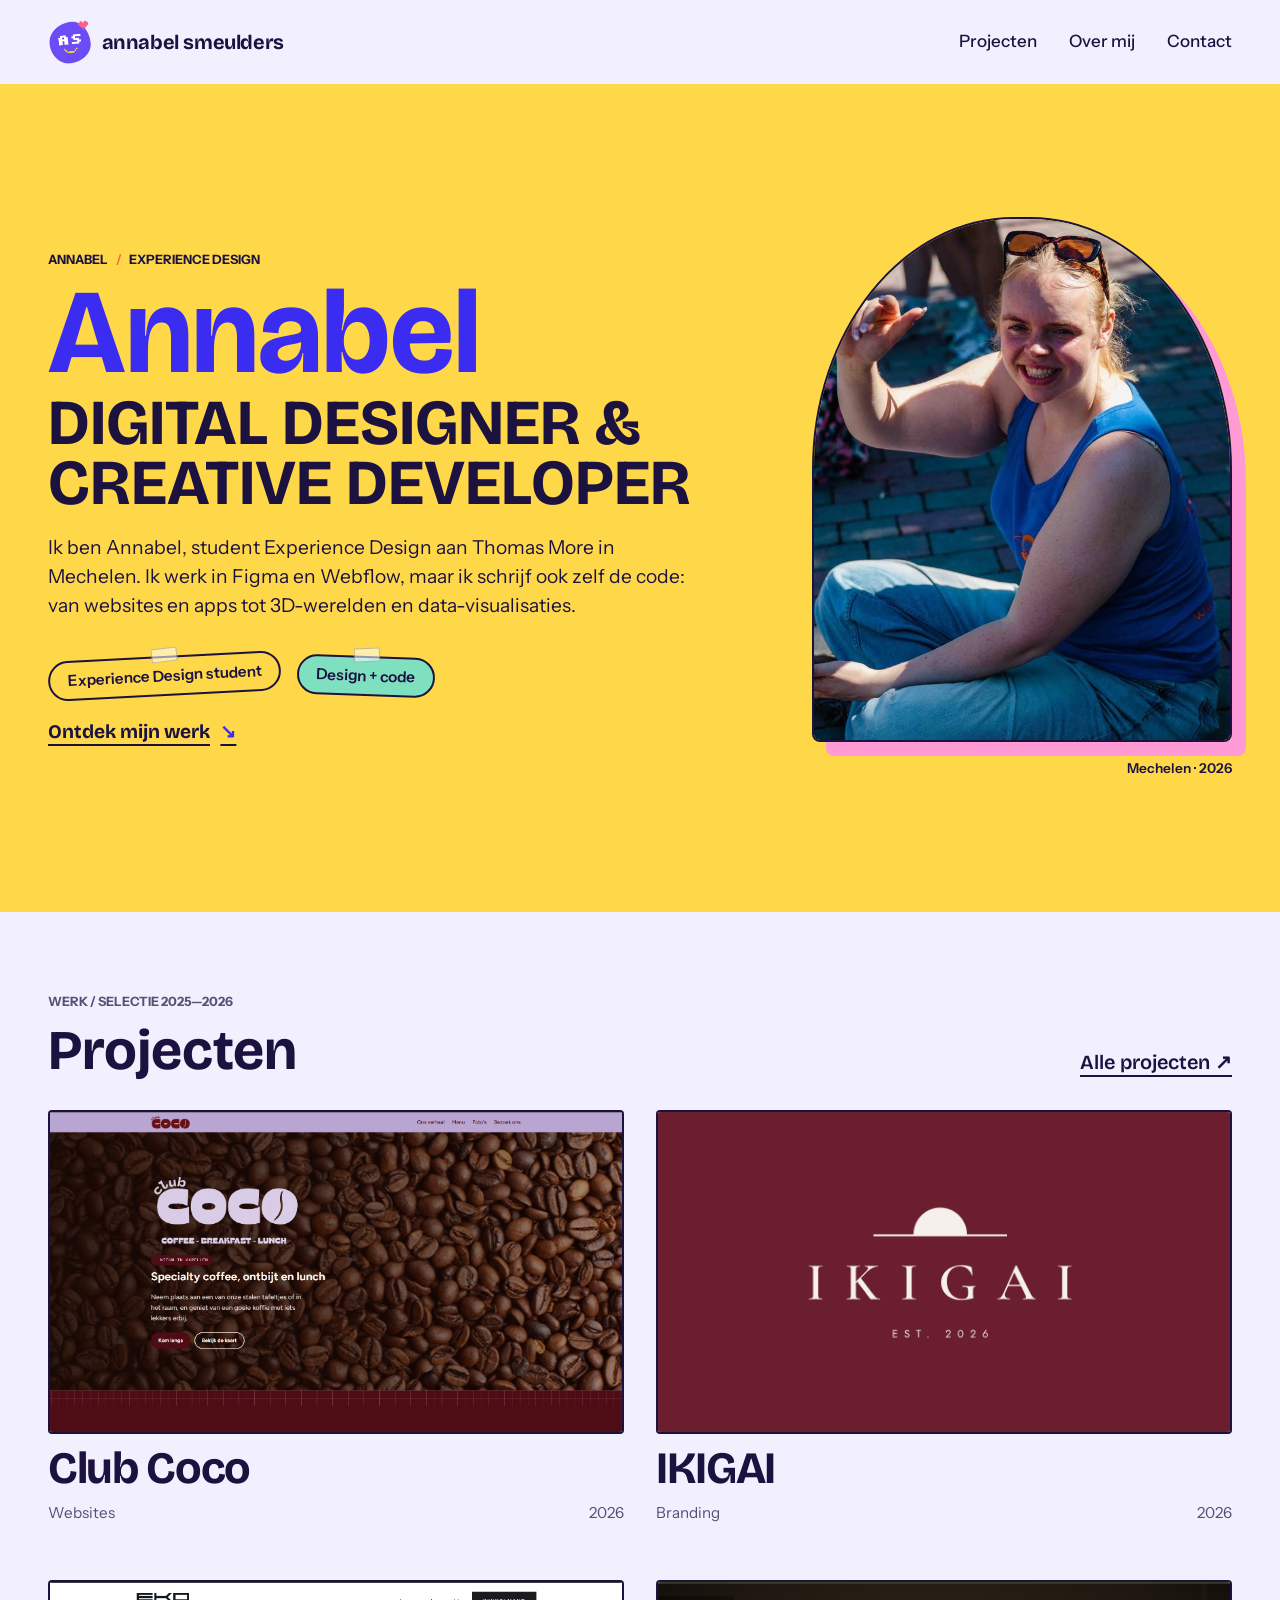
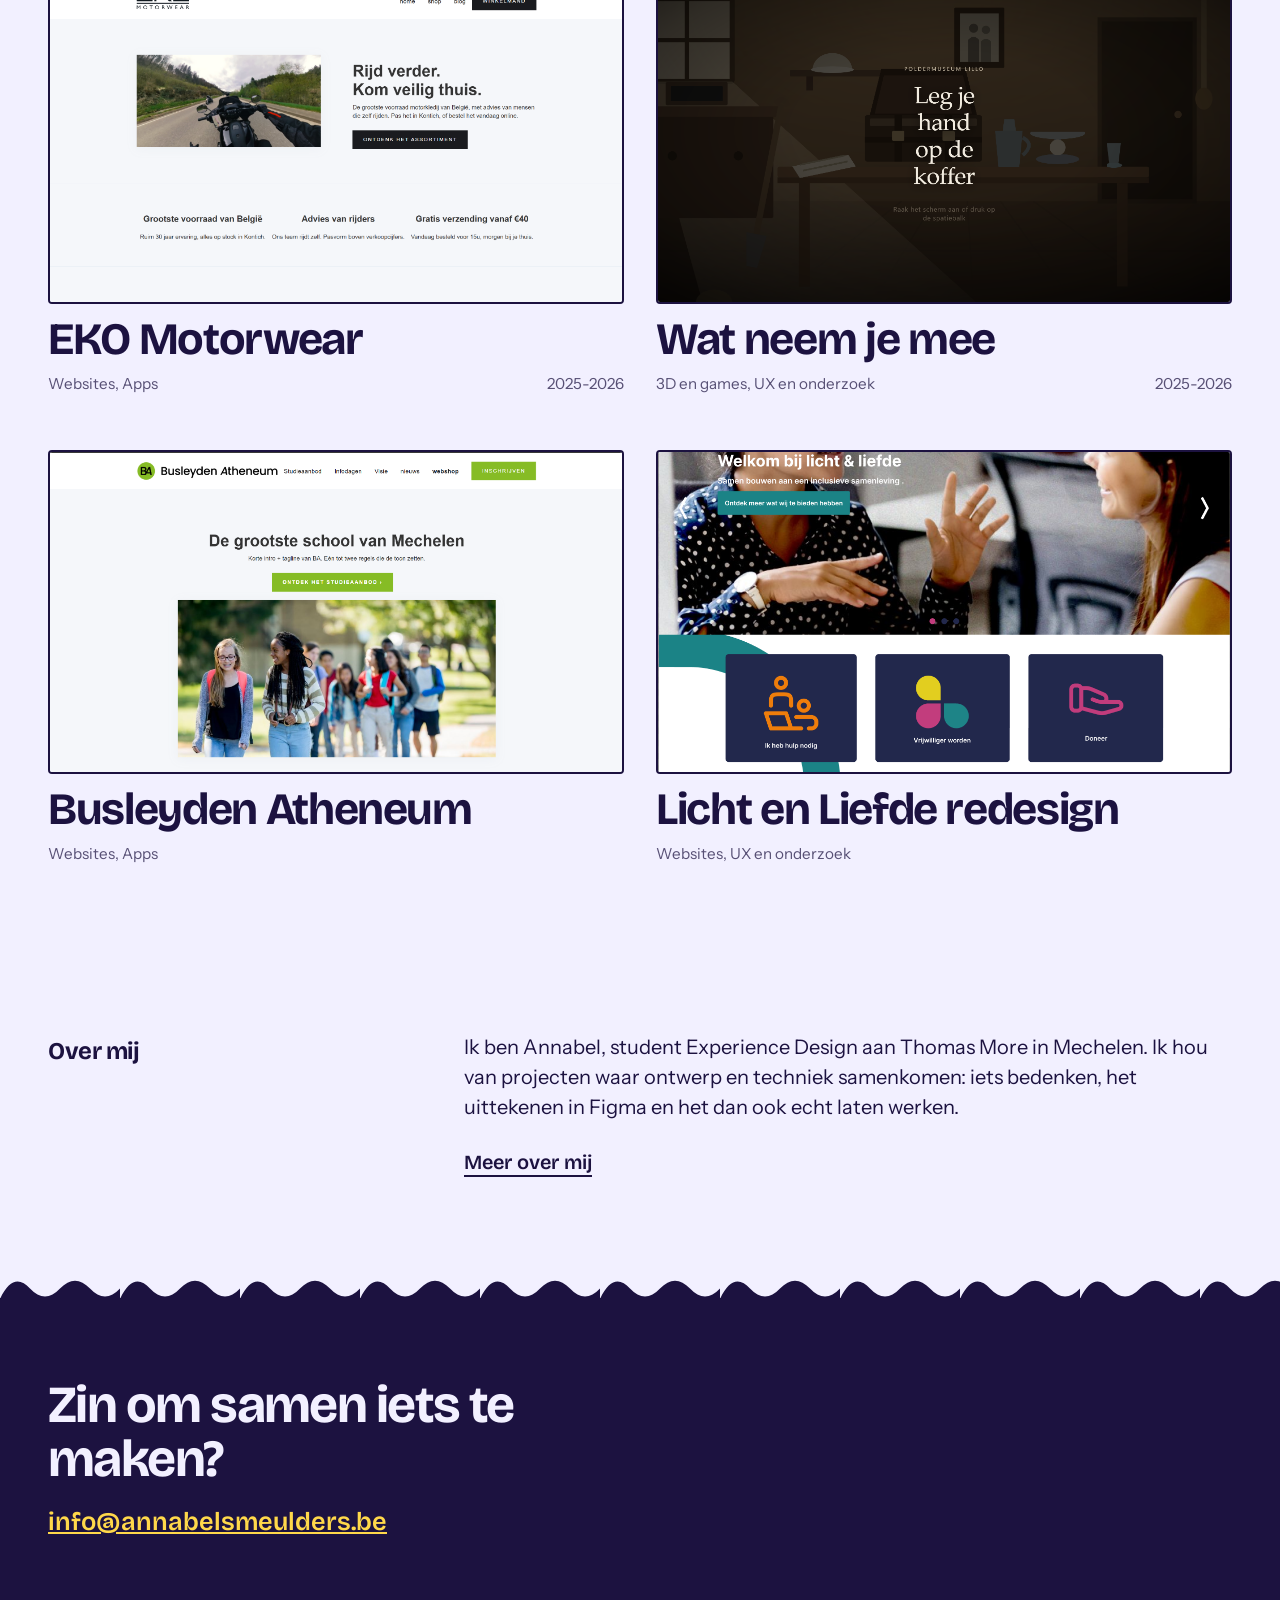
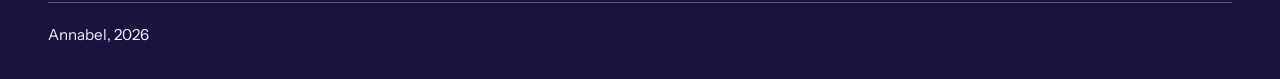
<file: index.html>
<!doctype html>
<html lang="nl">
<head>
  <!-- Google tag (gtag.js) -->
  <script async src="https://www.googletagmanager.com/gtag/js?id=G-RPZGFZX9GP"></script>
  <script>
    window.dataLayer = window.dataLayer || [];
    function gtag(){dataLayer.push(arguments);}
    gtag('js', new Date());

    gtag('config', 'G-RPZGFZX9GP');
  </script>
  <meta charset="utf-8">
  <meta name="viewport" content="width=device-width, initial-scale=1">
  <title>Annabel | Portfolio Experience Design</title>
  <meta name="description" content="Portfolio van Annabel, student Experience Design in Mechelen. Websites, apps, Unity en 3D, data-visualisatie en meer.">
  <meta property="og:type" content="website">
  <meta property="og:title" content="Annabel | Portfolio Experience Design">
  <meta property="og:description" content="Websites, apps, Unity en 3D, data-visualisatie en meer.">
  <meta name="theme-color" content="#f2f0ff">
  <link rel="icon" href="favicon.svg" type="image/svg+xml">
  <link rel="preconnect" href="https://fonts.googleapis.com">
  <link rel="preconnect" href="https://fonts.gstatic.com" crossorigin>
  <link href="https://fonts.googleapis.com/css2?family=Bricolage+Grotesque:opsz,wght@12..96,400..800&family=Instrument+Sans:wght@400..700&display=swap" rel="stylesheet">
  <link rel="stylesheet" href="css/style.css">
</head>
<body data-pagina="home">
<!-- pssst. typ ergens op deze site het woord snake. -->
<main id="main">
  <section class="hero">
    <div class="hero-layout wrap">
      <div class="hero-copy">
        <p class="hero-overline">ANNABEL <span>/</span> EXPERIENCE DESIGN</p>
        <p class="hero-naam" aria-hidden="true">Annabel</p>
        <h1 id="kop"></h1>
        <p class="intro" id="intro"></p>
        <ul class="rollen" id="rollen"></ul>
        <a class="hero-cta" href="#werk">Ontdek mijn werk <span aria-hidden="true">↘</span></a>
      </div>
      <figure class="hero-portret">
        <img class="hero-foto" src="assets/annabel-over-mij.jpg" alt="Annabel lachend buiten in de zon">
        <figcaption>Mechelen · 2026</figcaption>
      </figure>
    </div>
  </section>

  <section class="wrap werk-home" id="werk" aria-labelledby="werk-kop">
    <div class="werk-heading">
      <div>
        <p class="werk-overline">WERK / SELECTIE 2025—2026</p>
        <h2 id="werk-kop">Projecten</h2>
      </div>
      <a class="meer" href="projecten.html">Alle projecten <span aria-hidden="true">↗</span></a>
    </div>
    <ul class="lijst" id="uitgelicht"></ul>
  </section>

  <section class="wrap duo">
    <h2>Over mij</h2>
    <div>
      <p id="over-tekst"></p>
      <a class="meer" href="over-mij.html">Meer over mij</a>
    </div>
  </section>
</main>
<noscript><p class="wrap">Deze site heeft JavaScript nodig om de projecten te tonen. Zet JavaScript aan of mail me via de knop onderaan.</p></noscript>
<script src="content.js"></script>
<script src="js/app.js"></script>
<script src="js/snake.js"></script>
</body>
</html>
</file>
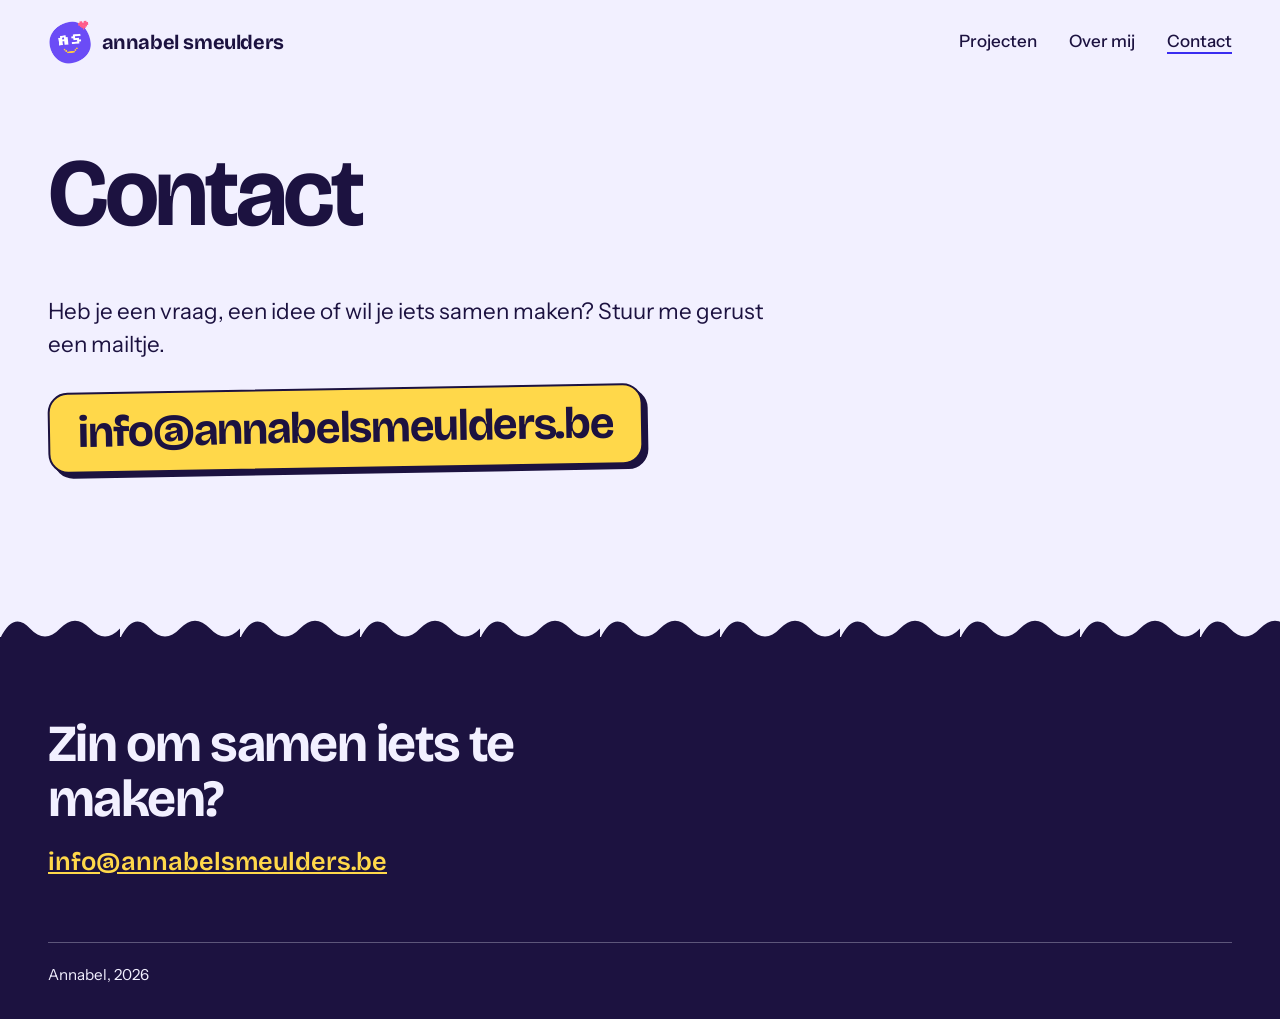
<file: contact.html>
<!doctype html>
<html lang="nl">
<head>
  <!-- Google tag (gtag.js) -->
  <script async src="https://www.googletagmanager.com/gtag/js?id=G-RPZGFZX9GP"></script>
  <script>
    window.dataLayer = window.dataLayer || [];
    function gtag(){dataLayer.push(arguments);}
    gtag('js', new Date());

    gtag('config', 'G-RPZGFZX9GP');
  </script>
  <meta charset="utf-8">
  <meta name="viewport" content="width=device-width, initial-scale=1">
  <title>Contact | Annabel</title>
  <meta name="description" content="Portfolio van Annabel, student Experience Design in Mechelen. Websites, apps, Unity en 3D, data-visualisatie en meer.">
  <meta property="og:type" content="website">
  <meta property="og:title" content="Annabel | Portfolio Experience Design">
  <meta property="og:description" content="Websites, apps, Unity en 3D, data-visualisatie en meer.">
  <meta name="theme-color" content="#f2f0ff">
  <link rel="icon" href="favicon.svg" type="image/svg+xml">
  <link rel="preconnect" href="https://fonts.googleapis.com">
  <link rel="preconnect" href="https://fonts.gstatic.com" crossorigin>
  <link href="https://fonts.googleapis.com/css2?family=Bricolage+Grotesque:opsz,wght@12..96,400..800&family=Instrument+Sans:wght@400..700&display=swap" rel="stylesheet">
  <link rel="stylesheet" href="css/style.css">
</head>
<body data-pagina="contact">
<main id="main">
  <section class="wrap paginakop">
    <h1>Contact</h1>
  </section>

  <section class="wrap contact-pagina">
    <p class="lead">Heb je een vraag, een idee of wil je iets samen maken? Stuur me gerust een mailtje.</p>
    <a class="contact-mail" id="contact-mail" href="#"></a>
    <ul class="contact-links" id="contact-links"></ul>
  </section>
</main>
<noscript><p class="wrap">Deze site heeft JavaScript nodig om de projecten te tonen. Zet JavaScript aan of mail me via de knop onderaan.</p></noscript>
<script src="content.js"></script>
<script src="js/app.js"></script>
<script src="js/snake.js"></script>
</body>
</html>
</file>
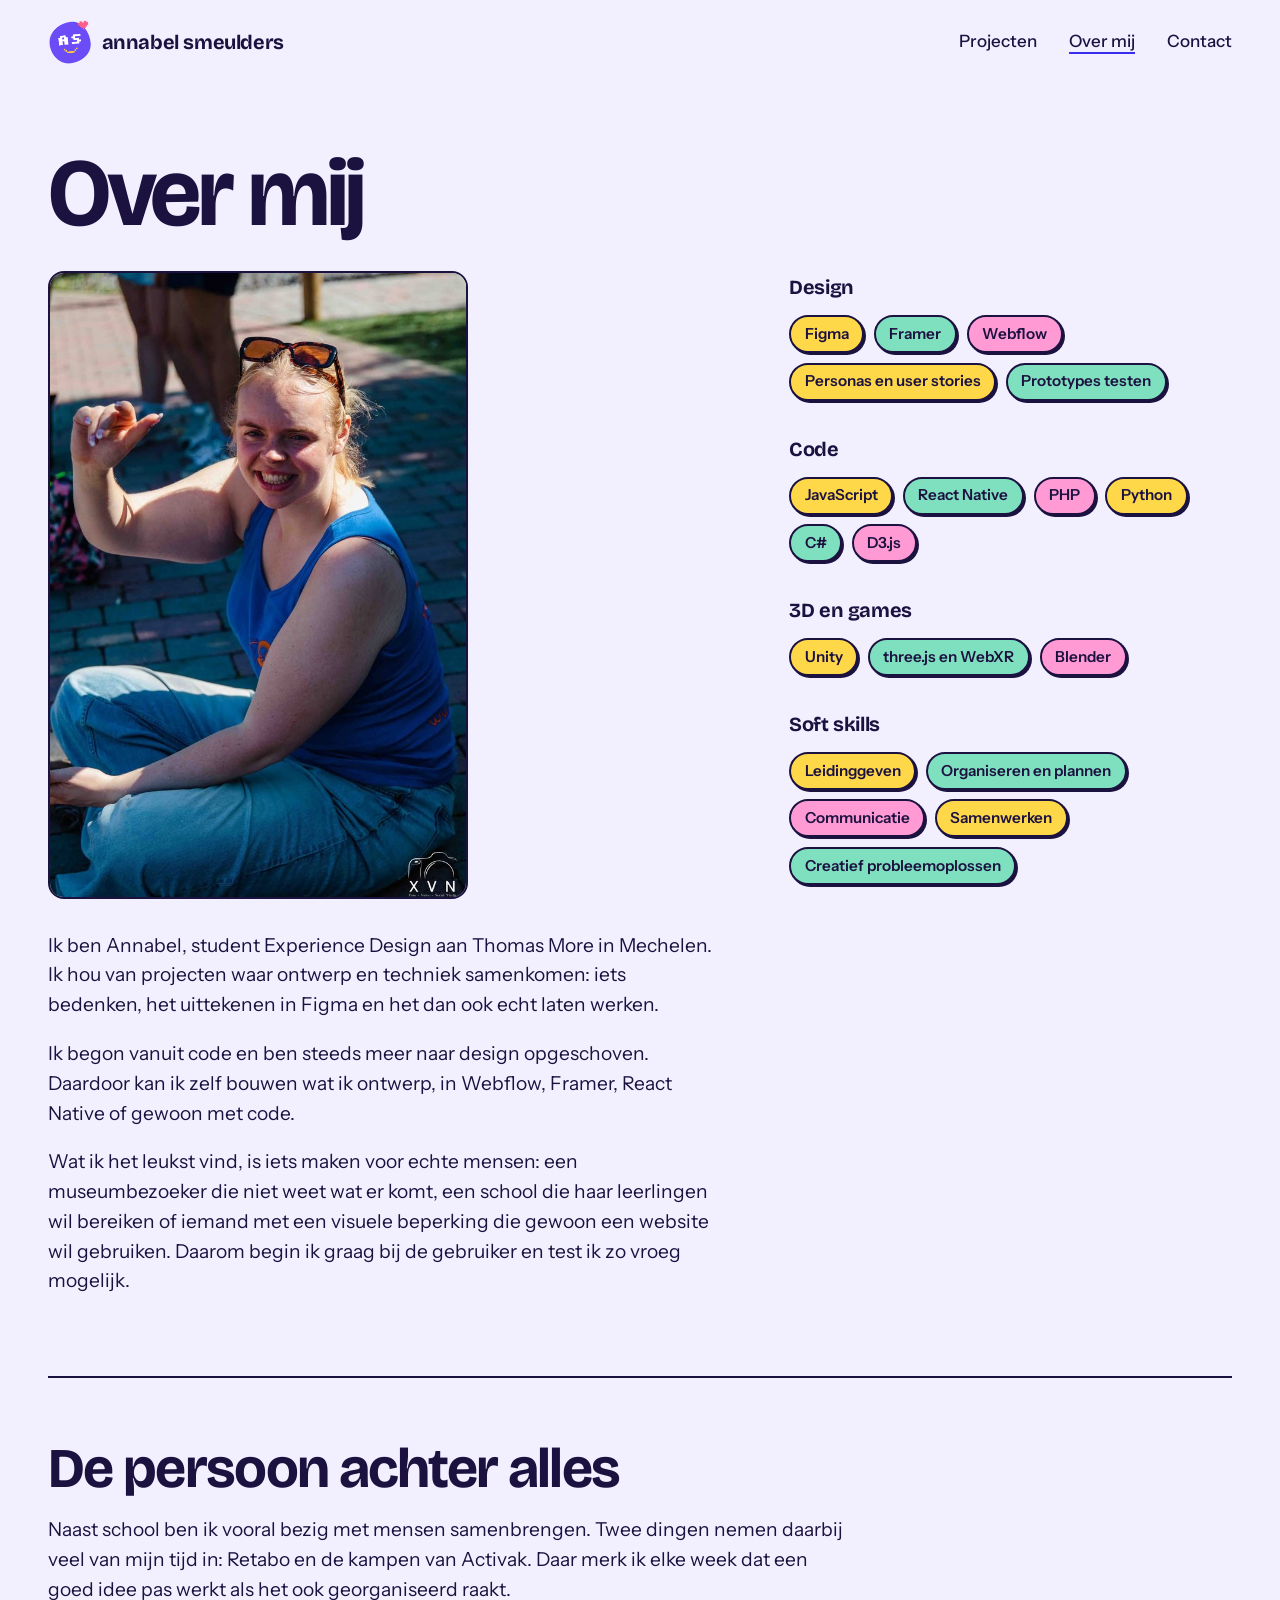
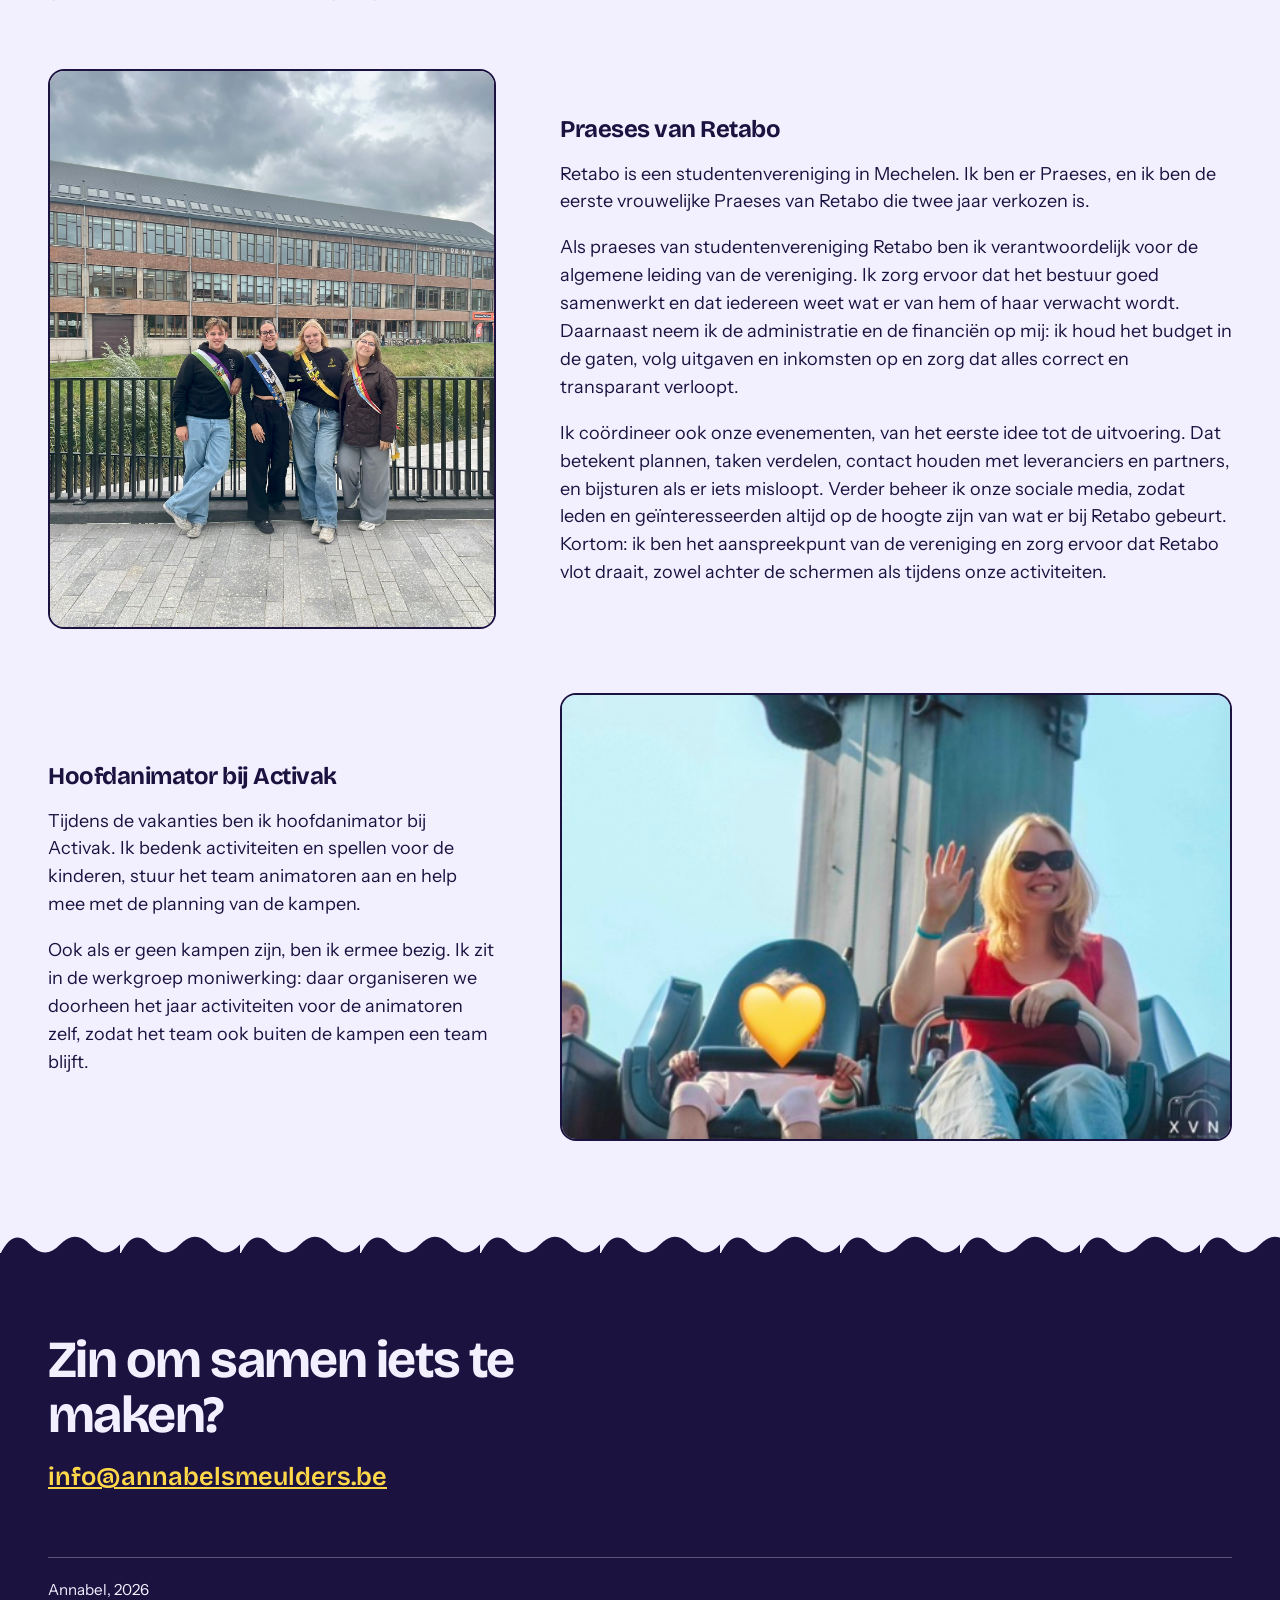
<file: over-mij.html>
<!doctype html>
<html lang="nl">
<head>
  <!-- Google tag (gtag.js) -->
  <script async src="https://www.googletagmanager.com/gtag/js?id=G-RPZGFZX9GP"></script>
  <script>
    window.dataLayer = window.dataLayer || [];
    function gtag(){dataLayer.push(arguments);}
    gtag('js', new Date());

    gtag('config', 'G-RPZGFZX9GP');
  </script>
  <meta charset="utf-8">
  <meta name="viewport" content="width=device-width, initial-scale=1">
  <title>Over mij | Annabel</title>
  <meta name="description" content="Portfolio van Annabel, student Experience Design in Mechelen. Websites, apps, Unity en 3D, data-visualisatie en meer.">
  <meta property="og:type" content="website">
  <meta property="og:title" content="Annabel | Portfolio Experience Design">
  <meta property="og:description" content="Websites, apps, Unity en 3D, data-visualisatie en meer.">
  <meta name="theme-color" content="#f2f0ff">
  <link rel="icon" href="favicon.svg" type="image/svg+xml">
  <link rel="preconnect" href="https://fonts.googleapis.com">
  <link rel="preconnect" href="https://fonts.gstatic.com" crossorigin>
  <link href="https://fonts.googleapis.com/css2?family=Bricolage+Grotesque:opsz,wght@12..96,400..800&family=Instrument+Sans:wght@400..700&display=swap" rel="stylesheet">
  <link rel="stylesheet" href="css/style.css">
</head>
<body data-pagina="over">
<main id="main">
  <section class="wrap paginakop">
    <h1>Over mij</h1>
  </section>

  <section class="wrap over">
    <div class="tekst" id="over-tekst"></div>
    <div id="vaardigheden"></div>
  </section>

  <section class="wrap persoon" id="persoon" aria-labelledby="persoon-kop">
    <h2 id="persoon-kop"></h2>
    <p class="persoon-intro" id="persoon-intro"></p>
    <div id="persoon-blokken"></div>
  </section>
</main>
<noscript><p class="wrap">Deze site heeft JavaScript nodig om de projecten te tonen. Zet JavaScript aan of mail me via de knop onderaan.</p></noscript>
<script src="content.js"></script>
<script src="js/app.js"></script>
<script src="js/snake.js"></script>
</body>
</html>
</file>
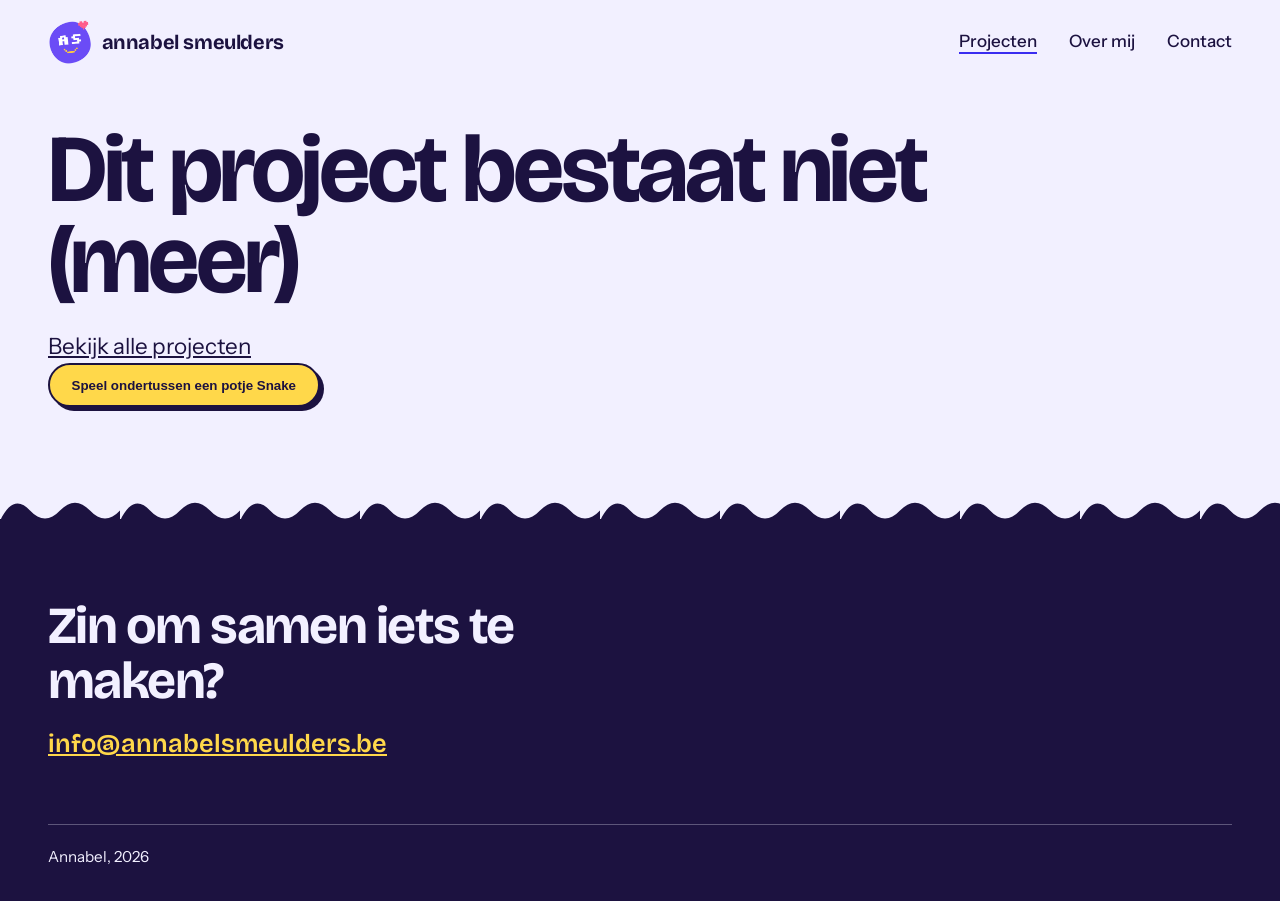
<file: project.html>
<!doctype html>
<html lang="nl">
<head>
  <!-- Google tag (gtag.js) -->
  <script async src="https://www.googletagmanager.com/gtag/js?id=G-RPZGFZX9GP"></script>
  <script>
    window.dataLayer = window.dataLayer || [];
    function gtag(){dataLayer.push(arguments);}
    gtag('js', new Date());

    gtag('config', 'G-RPZGFZX9GP');
  </script>
  <meta charset="utf-8">
  <meta name="viewport" content="width=device-width, initial-scale=1">
  <title>Project | Annabel</title>
  <meta name="description" content="Portfolio van Annabel, student Experience Design in Mechelen. Websites, apps, Unity en 3D, data-visualisatie en meer.">
  <meta property="og:type" content="website">
  <meta property="og:title" content="Annabel | Portfolio Experience Design">
  <meta property="og:description" content="Websites, apps, Unity en 3D, data-visualisatie en meer.">
  <meta name="theme-color" content="#f2f0ff">
  <link rel="icon" href="favicon.svg" type="image/svg+xml">
  <link rel="preconnect" href="https://fonts.googleapis.com">
  <link rel="preconnect" href="https://fonts.gstatic.com" crossorigin>
  <link href="https://fonts.googleapis.com/css2?family=Bricolage+Grotesque:opsz,wght@12..96,400..800&family=Instrument+Sans:wght@400..700&display=swap" rel="stylesheet">
  <link rel="stylesheet" href="css/style.css">
</head>
<body data-pagina="project">
<main id="main">
  <article class="wrap project" id="project"></article>
</main>
<noscript><p class="wrap">Deze site heeft JavaScript nodig om de projecten te tonen. Zet JavaScript aan of mail me via de knop onderaan.</p></noscript>
<script src="content.js"></script>
<script src="js/app.js"></script>
<script src="js/snake.js"></script>
</body>
</html>
</file>
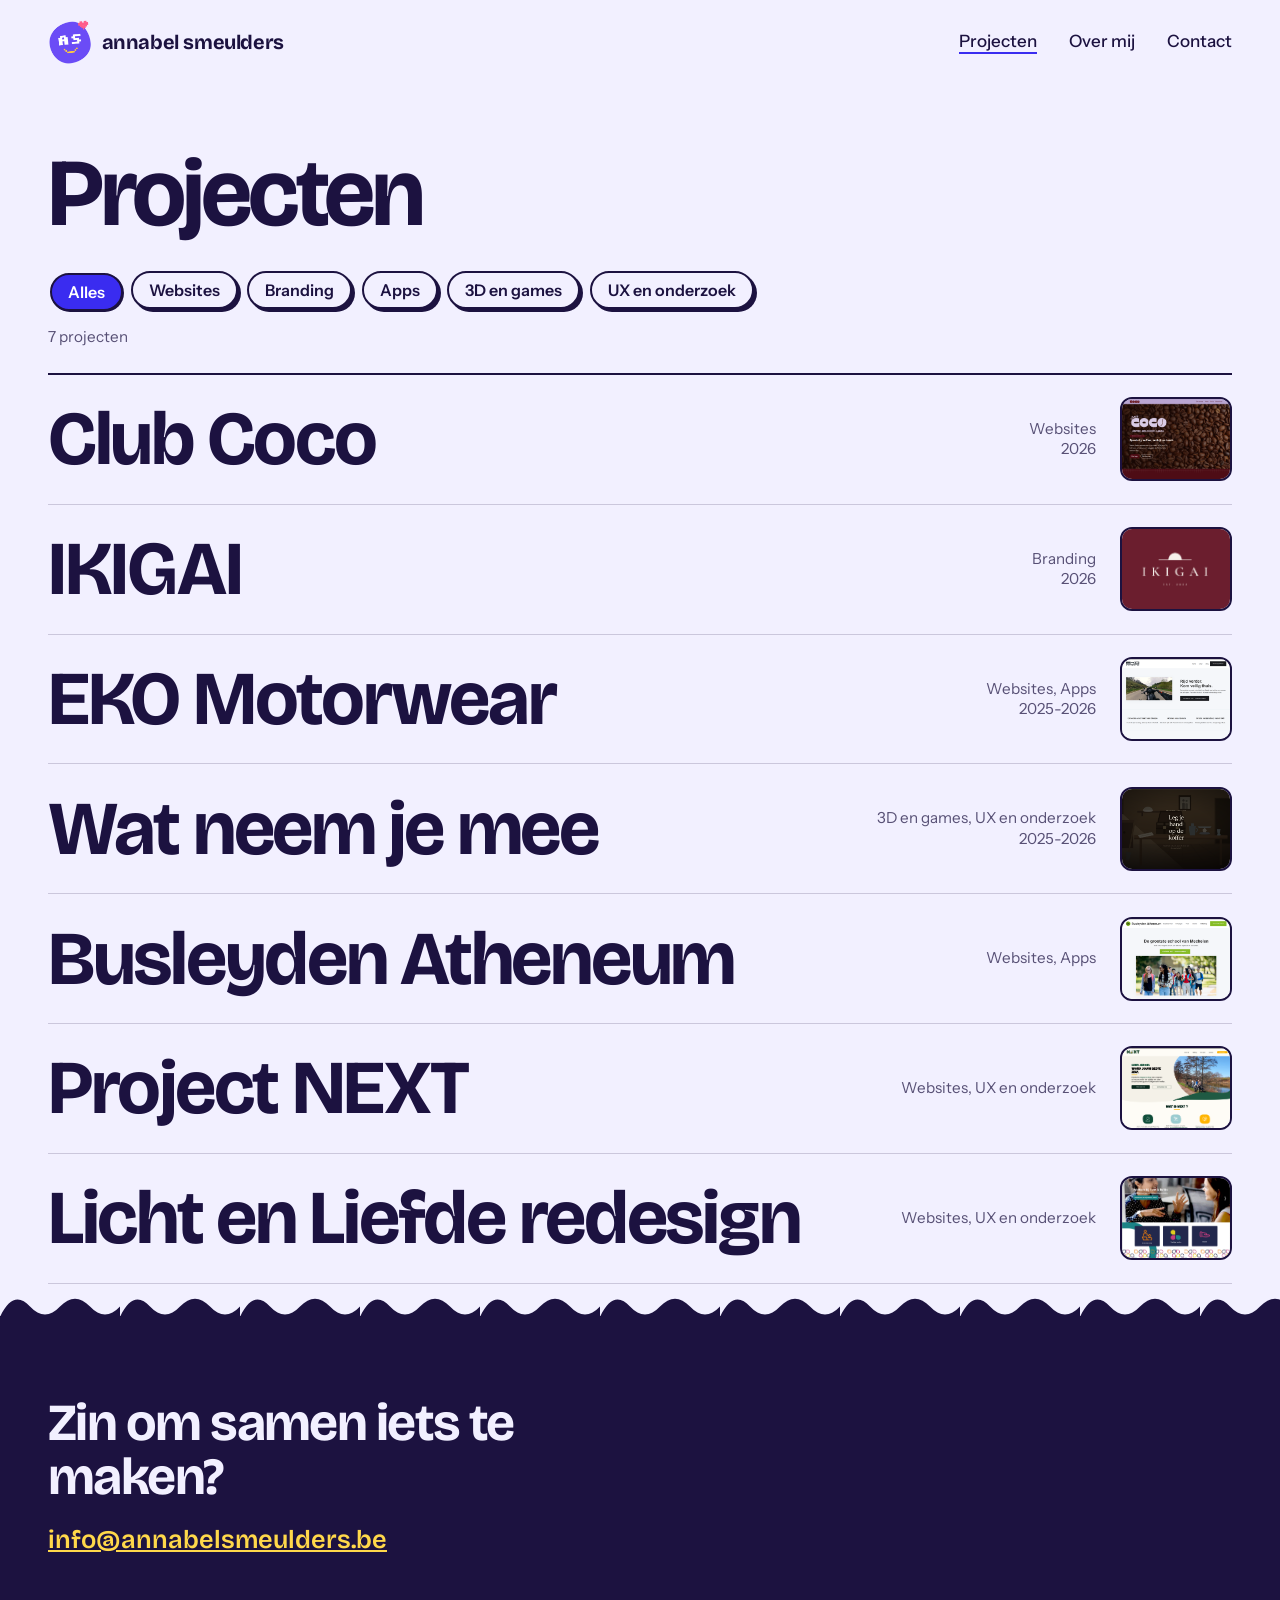
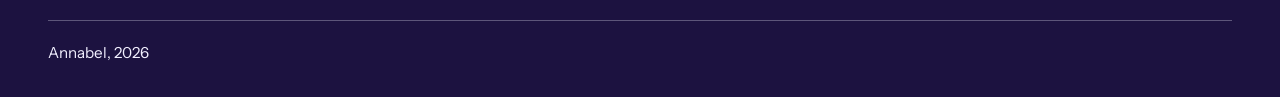
<file: projecten.html>
<!doctype html>
<html lang="nl">
<head>
  <!-- Google tag (gtag.js) -->
  <script async src="https://www.googletagmanager.com/gtag/js?id=G-RPZGFZX9GP"></script>
  <script>
    window.dataLayer = window.dataLayer || [];
    function gtag(){dataLayer.push(arguments);}
    gtag('js', new Date());

    gtag('config', 'G-RPZGFZX9GP');
  </script>
  <meta charset="utf-8">
  <meta name="viewport" content="width=device-width, initial-scale=1">
  <title>Projecten | Annabel</title>
  <meta name="description" content="Portfolio van Annabel, student Experience Design in Mechelen. Websites, apps, Unity en 3D, data-visualisatie en meer.">
  <meta property="og:type" content="website">
  <meta property="og:title" content="Annabel | Portfolio Experience Design">
  <meta property="og:description" content="Websites, apps, Unity en 3D, data-visualisatie en meer.">
  <meta name="theme-color" content="#f2f0ff">
  <link rel="icon" href="favicon.svg" type="image/svg+xml">
  <link rel="preconnect" href="https://fonts.googleapis.com">
  <link rel="preconnect" href="https://fonts.gstatic.com" crossorigin>
  <link href="https://fonts.googleapis.com/css2?family=Bricolage+Grotesque:opsz,wght@12..96,400..800&family=Instrument+Sans:wght@400..700&display=swap" rel="stylesheet">
  <link rel="stylesheet" href="css/style.css">
</head>
<body data-pagina="projecten">
<main id="main">
  <section class="wrap paginakop">
    <h1>Projecten</h1>
  </section>

  <section class="wrap">
    <div class="filters" id="filters" role="group" aria-label="Filter op soort project"></div>
    <p class="teller" id="teller" aria-live="polite"></p>
    <ul class="lijst" id="projectlijst"></ul>
  </section>

  <section class="wrap klein" id="klein">
    <h2>Kleiner werk</h2>
    <ul class="klein-lijst" id="klein-lijst"></ul>
  </section>
</main>
<noscript><p class="wrap">Deze site heeft JavaScript nodig om de projecten te tonen. Zet JavaScript aan of mail me via de knop onderaan.</p></noscript>
<script src="content.js"></script>
<script src="js/app.js"></script>
<script src="js/snake.js"></script>
</body>
</html>
</file>
<file: css/style.css>
/* ==========================================================================
   STIJL
   Kleuren en lettertypes staan bovenaan als variabelen: pas ze daar aan en
   de hele site verandert mee.
   ========================================================================== */

:root {
  --papier: #f2f0ff;
  --inkt: #1c1240;
  --blauw: #3a2cf0;
  --oranje: #ff6a3d;
  --geel: #ffd84a;
  --roze: #ff9ad5;
  --mint: #7fe0c0;

  --lijn: rgba(28, 18, 64, 0.18);
  --gedempt: rgba(28, 18, 64, 0.72);

  --rand: clamp(1.25rem, 4vw, 3rem);
  --max: 1200px;

  --kop: "Bricolage Grotesque", "Arial Rounded MT Bold", "Helvetica Neue", Arial, sans-serif;
  --tekst: "Instrument Sans", system-ui, -apple-system, "Segoe UI", Roboto, sans-serif;
}

*,
*::before,
*::after {
  box-sizing: border-box;
}

html {
  -webkit-text-size-adjust: 100%;
}

body {
  margin: 0;
  background: var(--papier);
  color: var(--inkt);
  font: 400 1.0625rem/1.6 var(--tekst);
}

img,
svg {
  display: block;
  max-width: 100%;
}

a {
  color: inherit;
}

h1,
h2,
h3 {
  font-family: var(--kop);
  margin: 0;
}

.wrap {
  width: min(100% - 2 * var(--rand), var(--max));
  margin-inline: auto;
}

:focus-visible {
  outline: 3px solid var(--oranje);
  outline-offset: 3px;
  border-radius: 4px;
}

.skip {
  position: absolute;
  left: var(--rand);
  top: -5rem;
  z-index: 100;
  background: var(--inkt);
  color: var(--papier);
  padding: 0.6rem 1rem;
  border-radius: 999px;
}
.skip:focus {
  top: 1rem;
}

/* ---------- Kop en menu ---------- */

.kop {
  display: flex;
  justify-content: space-between;
  align-items: center;
  padding-block: 1.25rem;
}

.logo {
  font: 700 1.25rem/1 var(--kop);
  letter-spacing: -0.02em;
  text-decoration: none;
  display: inline-flex;
  align-items: center;
  gap: 0.6rem;
}
.logo img {
  width: 44px;
  height: 44px;
  object-fit: contain;
  transition: transform 0.15s;
}
.logo:hover img {
  transform: rotate(-8deg) scale(1.05);
}
.logo:hover {
  color: var(--blauw);
}
.logo span,
.menu a {
  white-space: nowrap;
}
@media (max-width: 640px) {
  .logo span {
    display: none;
  }
}

.menu {
  display: flex;
  gap: clamp(1rem, 3vw, 2rem);
}

.menu a {
  text-decoration: none;
  font-weight: 500;
  padding-block: 0.25rem;
}

.menu a:hover,
.menu a[aria-current="page"] {
  text-decoration: underline;
  text-decoration-thickness: 2px;
  text-underline-offset: 0.3em;
}

.menu a[aria-current="page"] {
  text-decoration-color: var(--blauw);
}

/* ---------- Hero ---------- */

.hero {
  display: flex;
  align-items: center;
  min-height: min(840px, calc(100svh - 72px));
  padding-block: 4rem;
  background: var(--geel);
  overflow: hidden;
}

.hero-layout {
  display: grid;
  grid-template-columns: minmax(0, 1.15fr) minmax(280px, 0.8fr);
  align-items: center;
  gap: clamp(2rem, 5vw, 5rem);
}

.hero-copy {
  min-width: 0;
  position: relative;
  z-index: 1;
}

.hero-overline,
.werk-overline {
  margin: 0 0 0.75rem;
  font-size: 0.8rem;
  font-weight: 700;
}

.hero-overline span {
  color: var(--oranje);
  padding-inline: 0.35rem;
}

.hero-naam {
  margin: 0 0 0.75rem;
  color: var(--blauw);
  font: 700 7.5rem/0.82 var(--kop);
}

.hero-portret {
  width: 100%;
  max-width: 420px;
  justify-self: end;
  margin: 0;
}

.hero-foto {
  width: 100%;
  aspect-ratio: 4 / 5;
  object-fit: cover;
  border: 2px solid var(--inkt);
  border-radius: 48% 48% 8px 8px;
  box-shadow: 14px 14px 0 var(--roze);
  animation: portret-zweef 5.5s ease-in-out infinite;
}

@keyframes portret-zweef {
  50% {
    transform: translateY(-8px) rotate(1deg);
    box-shadow: 12px 16px 0 var(--mint);
  }
}

.hero h1 {
  max-width: 20ch;
  font-size: 4rem;
  font-weight: 700;
  line-height: 0.94;
}

.intro {
  margin: 1.25rem 0 0;
  max-width: 54ch;
  font-size: 1.2rem;
  line-height: 1.5;
}

.hero-portret figcaption {
  margin-top: 1rem;
  text-align: right;
  font-size: 0.85rem;
  font-weight: 600;
}

.hero-cta {
  display: inline-flex;
  align-items: center;
  gap: 0.65rem;
  margin-top: 1.5rem;
  font: 700 1.2rem/1.2 var(--kop);
  text-decoration-thickness: 2px;
  text-underline-offset: 0.3em;
}

.hero-cta span {
  display: inline-block;
  color: var(--blauw);
  transition: transform 0.2s ease;
}

.hero-cta:hover span {
  transform: translate(3px, 3px);
}

.loopband {
  overflow: hidden;
  background: var(--inkt);
  color: var(--papier);
  border-block: 2px solid var(--inkt);
}

.loopband-track {
  display: flex;
  align-items: center;
  gap: 1.5rem;
  width: max-content;
  padding-block: 0.85rem;
  animation: band-loop 28s linear infinite;
}

.loopband-track span {
  font: 700 1.1rem/1 var(--kop);
}

.loopband-track span:nth-child(even) {
  color: var(--roze);
}

@keyframes band-loop {
  to { transform: translateX(-50%); }
}

.werk-home {
  padding-block: 5rem;
}

.werk-heading {
  display: flex;
  justify-content: space-between;
  align-items: end;
  gap: 2rem;
  margin-bottom: 2rem;
}

.werk-overline {
  color: var(--gedempt);
}

.werk-heading h2 {
  font: 700 3.5rem/0.95 var(--kop);
}

.werk-heading .meer {
  flex: 0 0 auto;
  margin: 0 0 0.25rem;
}

#uitgelicht {
  display: grid;
  grid-template-columns: repeat(2, minmax(0, 1fr));
  gap: 3.5rem 2rem;
  padding: 0;
  border: 0;
}

#uitgelicht > li {
  min-width: 0;
  border: 0;
}

#uitgelicht .rij {
  display: grid;
  grid-template-columns: minmax(0, 1fr);
  grid-template-areas: "thumb" "titel" "info";
  gap: 0.85rem;
  padding: 0;
}

#uitgelicht .rij-thumb {
  width: 100%;
  aspect-ratio: 16 / 9;
  border-radius: 4px;
  transition: transform 0.35s cubic-bezier(0.2, 0.7, 0.2, 1);
}

#uitgelicht .rij:hover .rij-thumb,
#uitgelicht .rij:focus-visible .rij-thumb {
  transform: translateY(-5px) rotate(-1deg);
}

#uitgelicht .rij-titel {
  font-size: 2.8rem;
  line-height: 0.95;
}

#uitgelicht .rij-info {
  flex-direction: row;
  justify-content: space-between;
  gap: 1rem;
  text-align: left;
}

@media (max-width: 899px) {
  .hero {
    min-height: 0;
    padding-block: 3.5rem;
  }
  .hero-layout {
    grid-template-columns: minmax(0, 1fr);
    gap: 2.5rem;
  }
  .hero-naam {
    font-size: 6rem;
  }
  .hero h1 {
    font-size: 3.5rem;
  }
  .hero-portret {
    max-width: 360px;
  }
}

@media (max-width: 720px) {
  .hero {
    padding-block: 3rem;
  }
  .hero-layout {
    gap: 2rem;
  }
  .hero-naam {
    font-size: 4.5rem;
  }
  .hero h1 {
    font-size: 2.75rem;
  }
  .intro {
    font-size: 1.05rem;
  }
  .hero-portret {
    max-width: 280px;
    justify-self: center;
  }
  .werk-home {
    padding-block: 3.5rem;
  }
  .werk-heading {
    align-items: flex-start;
    flex-direction: column;
    gap: 1rem;
  }
  .werk-heading h2 {
    font-size: 2.5rem;
  }
  #uitgelicht {
    grid-template-columns: minmax(0, 1fr);
    gap: 2.5rem;
  }
  #uitgelicht > li:first-child {
    grid-column: auto;
  }
  #uitgelicht .rij-titel {
    font-size: 2.4rem;
  }
}

/* ---------- Stickers: de rollen-badges onder de intro ---------- */

.rollen {
  list-style: none;
  display: flex;
  flex-wrap: wrap;
  gap: 0.9rem 1rem;
  margin: 2.25rem 0 0;
  padding: 0;
}

.sticker {
  position: relative;
  font: 600 0.95rem/1.2 var(--tekst);
  background: var(--papier);
  border: 2px solid var(--inkt);
  border-radius: 999px;
  padding: 0.55rem 1.1rem;
}

/* elke sticker krijgt een eigen kleur, een eigen scheve hoek en een "plakbandje" */
.sticker::before {
  content: "";
  position: absolute;
  top: -0.6rem;
  left: 50%;
  width: 1.6rem;
  height: 0.85rem;
  background: rgba(255, 255, 255, 0.55);
  border: 1px solid rgba(28, 18, 64, 0.25);
  transform: translateX(-50%) rotate(-4deg);
}

.sticker.s0 { background: var(--geel); transform: rotate(-3deg); }
.sticker.s1 { background: var(--mint); transform: rotate(2deg); }
.sticker.s2 { background: var(--roze); transform: rotate(-2deg); }
.sticker.s3 { background: #d8d2ff; transform: rotate(3deg); }

.sticker:hover {
  transform: rotate(0deg) scale(1.06);
}

/* De woorden van de kop schuiven één keer omhoog. */
.w {
  display: inline-block;
  overflow: hidden;
  vertical-align: top;
  padding: 0 0.04em 0.12em;
  margin: 0 -0.04em -0.12em;
}
.w > span {
  display: inline-block;
  animation: op 0.75s cubic-bezier(0.2, 0.7, 0.2, 1) both;
  animation-delay: calc(var(--i) * 60ms);
}
@keyframes op {
  from {
    transform: translateY(105%);
  }
}

/* ---------- Projectenlijst (het hart van de site) ---------- */

.lijst {
  list-style: none;
  margin: 0;
  padding: 0;
  border-top: 2px solid var(--inkt);
}

.lijst > li {
  border-bottom: 1px solid var(--lijn);
  animation: rij-binnen 0.65s cubic-bezier(0.2, 0.7, 0.2, 1) both;
}
.lijst > li:nth-child(2) { animation-delay: 80ms; }
.lijst > li:nth-child(3) { animation-delay: 160ms; }
.lijst > li:nth-child(4) { animation-delay: 240ms; }
.lijst > li:nth-child(5) { animation-delay: 320ms; }
.lijst > li:nth-child(6) { animation-delay: 400ms; }
@keyframes rij-binnen {
  from {
    opacity: 0;
    transform: translateY(16px);
  }
}

.rij {
  display: grid;
  grid-template-columns: 1fr auto 112px;
  grid-template-areas: "titel info thumb";
  align-items: center;
  gap: 0.25rem 1.5rem;
  padding-block: clamp(0.9rem, 2vw, 1.4rem);
  text-decoration: none;
}

.rij-titel {
  grid-area: titel;
  font: 700 clamp(2rem, 6vw, 4.75rem) / 1 var(--kop);
  letter-spacing: -0.03em;
}

.rij-info {
  grid-area: info;
  display: flex;
  flex-direction: column;
  text-align: right;
  font-size: 0.95rem;
  line-height: 1.35;
  color: var(--gedempt);
}

.rij-thumb {
  grid-area: thumb;
  aspect-ratio: 4 / 3;
  border: 2px solid var(--inkt);
  border-radius: 12px;
  overflow: hidden;
}

/* Bij hover of toetsenbord-focus: titel wordt blauw en de cover draait even */
.rij-titel {
  display: inline-block;
  transition: transform 0.15s, color 0.15s;
}
.rij:hover .rij-titel,
.rij:focus-visible .rij-titel {
  color: var(--blauw);
  transform: rotate(-1.5deg);
}
.rij-thumb {
  transition: transform 0.2s;
}
.rij:hover .rij-thumb,
.rij:focus-visible .rij-thumb {
  transform: rotate(-5deg) scale(1.12);
}

.meer {
  display: inline-block;
  margin-top: 1.75rem;
  font: 600 1.25rem/1.2 var(--kop);
  text-decoration: underline;
  text-decoration-thickness: 2px;
  text-underline-offset: 0.3em;
}
.meer:hover {
  color: var(--blauw);
}

.cover svg,
.cover img,
.rij-thumb svg,
.rij-thumb img {
  width: 100%;
  height: 100%;
  object-fit: cover;
}

/* Telefoon: cover rechts naast titel en info */
@media (max-width: 720px) {
  .rij {
    grid-template-columns: 1fr 84px;
    grid-template-areas:
      "titel thumb"
      "info thumb";
  }
  .rij-info {
    text-align: left;
  }
  .rij-thumb {
    aspect-ratio: 1;
  }
}

/* ---------- Confetti en toast (Konami-code) ---------- */

.confetti-laag {
  position: fixed;
  inset: 0;
  pointer-events: none;
  overflow: hidden;
  z-index: 200;
}
.confetti-laag i {
  position: absolute;
  top: -12px;
  left: var(--x);
  width: 9px;
  height: 13px;
  background: var(--k);
  border-radius: 2px;
  opacity: 0.95;
  animation: confetti-val var(--d) var(--v) cubic-bezier(0.4, 0, 0.6, 1) forwards;
}
@keyframes confetti-val {
  to {
    transform: translateY(105vh) rotate(var(--r));
    opacity: 0.5;
  }
}

.toast {
  position: fixed;
  left: 50%;
  bottom: 2rem;
  z-index: 210;
  background: var(--inkt);
  color: var(--papier);
  padding: 0.85rem 1.4rem;
  border-radius: 999px;
  font-weight: 600;
  box-shadow: 4px 4px 0 rgba(0, 0, 0, 0.25);
  opacity: 0;
  transform: translate(-50%, 16px);
  transition: opacity 0.3s, transform 0.3s;
}
.toast.zichtbaar {
  opacity: 1;
  transform: translate(-50%, 0);
}

/* ---------- Snake (verstopte verrassing) ---------- */

.snake-overlay {
  position: fixed;
  inset: 0;
  z-index: 300;
  display: flex;
  align-items: center;
  justify-content: center;
  padding: 1rem;
  background: rgba(28, 18, 64, 0.6);
}
.snake-overlay[hidden] {
  display: none;
}
.snake-card {
  position: relative;
  width: min(92vw, 380px);
  text-align: center;
  background: var(--papier);
  border: 3px solid var(--inkt);
  border-radius: 24px;
  box-shadow: 8px 8px 0 var(--inkt);
  padding: 1.75rem;
  transform: rotate(-1deg);
}
.snake-close {
  position: absolute;
  top: 0.6rem;
  right: 0.6rem;
  width: 2.15rem;
  height: 2.15rem;
  border-radius: 999px;
  border: 2px solid var(--inkt);
  background: var(--roze);
  font-size: 1.2rem;
  line-height: 1;
  cursor: pointer;
}
.snake-kicker {
  margin: 0;
  font-size: 0.85rem;
  font-weight: 700;
  color: var(--blauw);
}
.snake-titel {
  margin: 0.2rem 0 0.85rem;
  font-size: 1.6rem;
  letter-spacing: -0.02em;
}
.snake-score-row {
  display: flex;
  justify-content: center;
  gap: 1.5rem;
  margin-bottom: 0.85rem;
  font-size: 0.95rem;
}
#snakeCanvas {
  display: block;
  margin: 0 auto;
  max-width: 100%;
  height: auto;
  border: 2px solid var(--inkt);
  border-radius: 12px;
  touch-action: none;
}
.snake-hint {
  margin: 0.85rem 0 0.5rem;
  font-size: 0.85rem;
  color: var(--gedempt);
}
.snake-dpad {
  display: grid;
  grid-template-columns: repeat(3, 2.5rem);
  grid-template-rows: repeat(2, 2.5rem);
  gap: 0.4rem;
  justify-content: center;
  margin-top: 0.75rem;
}
.snake-dpad button {
  border: 2px solid var(--inkt);
  border-radius: 10px;
  background: var(--geel);
  font-size: 1.05rem;
  cursor: pointer;
  box-shadow: 2px 2px 0 var(--inkt);
}
.snake-dpad button[data-dir="up"] { grid-column: 2; grid-row: 1; }
.snake-dpad button[data-dir="left"] { grid-column: 1; grid-row: 2; }
.snake-dpad button[data-dir="down"] { grid-column: 2; grid-row: 2; }
.snake-dpad button[data-dir="right"] { grid-column: 3; grid-row: 2; }

@media (hover: hover) and (pointer: fine) {
  .snake-dpad {
    display: none; /* op desktop speel je toch met het toetsenbord */
  }
}

/* ---------- Duo-blok (label links, tekst rechts) ---------- */

.duo {
  display: grid;
  grid-template-columns: minmax(0, 1fr) minmax(0, 2fr);
  gap: 1rem 2rem;
  padding-block: clamp(3rem, 8vw, 5.5rem);
}
.duo h2 {
  font-size: 1.5rem;
  letter-spacing: -0.02em;
}
.duo p {
  margin: 0;
  max-width: 62ch;
  font-size: 1.25rem;
  line-height: 1.5;
}

/* ---------- Projectenpagina ---------- */

.paginakop {
  padding-top: clamp(2rem, 6vw, 4rem);
  padding-bottom: 2rem;
}
.paginakop h1 {
  font-size: clamp(2.6rem, 8vw, 6rem);
  line-height: 0.95;
  letter-spacing: -0.035em;
  font-weight: 700;
}

.filters {
  display: flex;
  flex-wrap: wrap;
  gap: 0.6rem;
  margin-bottom: 1rem;
}

.chip {
  font: 600 1rem/1 var(--tekst);
  color: inherit;
  background: var(--papier);
  border: 2px solid var(--inkt);
  border-radius: 999px;
  padding: 0.55rem 1rem;
  cursor: pointer;
  box-shadow: 3px 3px 0 var(--inkt);
  transition: transform 0.12s, box-shadow 0.12s, background 0.12s;
}
.chip:hover {
  transform: translate(-1px, -1px);
  box-shadow: 4px 4px 0 var(--inkt);
}
.chip[aria-pressed="true"] {
  background: var(--blauw);
  color: #fff;
  transform: translate(2px, 2px);
  box-shadow: 1px 1px 0 var(--inkt);
}

.teller {
  margin: 0 0 1.5rem;
  color: var(--gedempt);
  font-size: 0.95rem;
}

.klein {
  padding-block: clamp(3rem, 8vw, 5rem);
}
.klein h2 {
  font-size: 1.5rem;
  letter-spacing: -0.02em;
  margin-bottom: 1rem;
}
.klein-lijst {
  list-style: none;
  margin: 0;
  padding: 0;
  border-top: 2px solid var(--inkt);
}
.klein-rij {
  display: grid;
  grid-template-columns: minmax(0, 1fr) minmax(0, 2fr) minmax(0, 1fr);
  gap: 0.25rem 2rem;
  padding-block: 1rem;
  border-bottom: 1px solid var(--lijn);
}
.klein-rij strong {
  font: 700 1.125rem/1.3 var(--kop);
}
.klein-rij span:last-child {
  color: var(--gedempt);
  text-align: right;
}

/* ---------- Projectpagina ---------- */

.project {
  padding-top: clamp(1.5rem, 4vw, 2.5rem);
  padding-bottom: clamp(3rem, 8vw, 5rem);
}
.terug {
  display: inline-block;
  margin-bottom: 1.5rem;
  font-weight: 500;
}
.project h1 {
  font-size: clamp(2.6rem, 8vw, 6rem);
  line-height: 0.95;
  letter-spacing: -0.035em;
  font-weight: 700;
  max-width: 16ch;
}
.lead {
  margin: 1.5rem 0 0;
  max-width: 50ch;
  font-size: clamp(1.15rem, 2vw, 1.4rem);
  line-height: 1.45;
}

.knoppen {
  display: flex;
  flex-wrap: wrap;
  gap: 0.75rem;
  margin-top: 1.75rem;
}
.knop {
  display: inline-block;
  padding: 0.8rem 1.35rem;
  border-radius: 999px;
  background: var(--geel);
  color: var(--inkt);
  font-weight: 700;
  text-decoration: none;
  border: 2px solid var(--inkt);
  box-shadow: 4px 4px 0 var(--inkt);
  transition: transform 0.12s, box-shadow 0.12s;
}
.knop:hover {
  transform: translate(-2px, -2px);
  box-shadow: 6px 6px 0 var(--inkt);
}
.knop:active {
  transform: translate(2px, 2px);
  box-shadow: 1px 1px 0 var(--inkt);
}

.meta {
  display: grid;
  grid-template-columns: repeat(auto-fit, minmax(170px, 1fr));
  gap: 1.25rem 2rem;
  margin: 2.5rem 0;
  padding-top: 1.25rem;
  border-top: 2px solid var(--inkt);
}
.meta dt {
  font-size: 0.9rem;
  color: var(--gedempt);
}
.meta dd {
  margin: 0.15rem 0 0;
  font-weight: 500;
}

.cover {
  position: relative;
  aspect-ratio: 16 / 9;
  border-radius: 16px;
  overflow: hidden;
  border: 2px solid var(--inkt);
  transform: rotate(-0.6deg);
}
.cover::after {
  content: "";
  position: absolute;
  top: -0.7rem;
  left: 2rem;
  width: 3.5rem;
  height: 1.5rem;
  background: rgba(255, 255, 255, 0.6);
  border: 1px solid rgba(28, 18, 64, 0.3);
  transform: rotate(-5deg);
  z-index: 2;
}

.sectie {
  display: grid;
  grid-template-columns: minmax(0, 1fr) minmax(0, 2fr);
  gap: 1rem 2rem;
  padding-block: clamp(2rem, 5vw, 3rem);
  border-top: 1px solid var(--lijn);
}
.sectie:first-of-type {
  margin-top: clamp(2rem, 5vw, 3.5rem);
  border-top: 2px solid var(--inkt);
}
.sectie h2 {
  font-size: 1.5rem;
  letter-spacing: -0.02em;
}
.tekst {
  max-width: 62ch;
}
.tekst p {
  margin: 0 0 1em;
}
.tekst p:last-child {
  margin-bottom: 0;
}
.tekst ul {
  margin: 0;
  padding-left: 1.2em;
}
.tekst li {
  margin-bottom: 0.5em;
}
.stap + .stap {
  margin-top: 1.75rem;
}
.stap h3 {
  font-size: 1.15rem;
  letter-spacing: -0.01em;
  margin-bottom: 0.35rem;
}
.stap p {
  margin: 0;
}

.media {
  display: grid;
  gap: 1.5rem;
  grid-template-columns: repeat(auto-fit, minmax(min(100%, 320px), 1fr));
}
.media-groot {
  grid-template-columns: 1fr;
}
.media-groot figure {
  margin: 0;
}
.media img {
  width: 100%;
  border-radius: 16px;
  border: 2px solid var(--inkt);
}
.media figcaption {
  margin-top: 0.5rem;
  font-size: 0.95rem;
  color: var(--gedempt);
}
.video {
  grid-column: 1 / -1;
  aspect-ratio: 16 / 9;
  border-radius: 16px;
  overflow: hidden;
  border: 2px solid var(--inkt);
}
.video iframe {
  width: 100%;
  height: 100%;
  border: 0;
}

.volgende {
  margin-top: clamp(3rem, 8vw, 5rem);
}
.volgende > p {
  margin: 0 0 0.75rem;
  font-weight: 500;
}

/* ---------- Over mij en contact ---------- */

.over {
  display: grid;
  grid-template-columns: minmax(0, 3fr) minmax(0, 2fr);
  gap: clamp(2rem, 6vw, 5rem);
  padding-bottom: clamp(3rem, 8vw, 5rem);
}
.over .tekst p {
  font-size: 1.2rem;
  line-height: 1.55;
}
.over-foto {
  width: 100%;
  max-width: 420px;
  border-radius: 16px;
  border: 2px solid var(--inkt);
  margin-bottom: 2rem;
}
.groep + .groep {
  margin-top: 2rem;
}
.groep h2 {
  font-size: 1.25rem;
  letter-spacing: -0.02em;
  margin-bottom: 0.75rem;
}
.tags {
  display: flex;
  flex-wrap: wrap;
  gap: 0.6rem;
  list-style: none;
  margin: 0;
  padding: 0;
}
.tags li {
  border: 2px solid var(--inkt);
  background: var(--papier);
  border-radius: 999px;
  padding: 0.3rem 0.85rem;
  font-size: 0.95rem;
  font-weight: 600;
  box-shadow: 2px 2px 0 var(--inkt);
}
.tags li:nth-child(3n+1) { background: var(--geel); }
.tags li:nth-child(3n+2) { background: var(--mint); }
.tags li:nth-child(3n+3) { background: var(--roze); }

.contact-mail {
  position: relative;
  display: inline-block;
  margin-top: 1.75rem;
  padding: 0.9rem 1.75rem;
  background: var(--geel);
  border: 2px solid var(--inkt);
  border-radius: 20px;
  box-shadow: 5px 5px 0 var(--inkt);
  font: 700 clamp(1.5rem, 4.5vw, 2.75rem) / 1.1 var(--kop);
  letter-spacing: -0.03em;
  text-decoration: none;
  overflow-wrap: anywhere;
  transform: rotate(-1deg);
  transition: transform 0.15s, box-shadow 0.15s;
}
.contact-mail:hover {
  transform: rotate(0deg) translate(-2px, -2px);
  box-shadow: 7px 7px 0 var(--inkt);
}
.contact-mail:active {
  transform: translate(3px, 3px);
  box-shadow: 1px 1px 0 var(--inkt);
}
.contact-links {
  list-style: none;
  padding: 0;
  margin: 2.5rem 0 0;
  display: flex;
  flex-wrap: wrap;
  gap: 0.75rem 2rem;
  font-size: 1.15rem;
}
.contact-pagina {
  padding-bottom: clamp(3rem, 8vw, 6rem);
}

/* ---------- Voet ---------- */

.voet {
  position: relative;
  background: var(--inkt);
  color: var(--papier);
  padding-block: clamp(3rem, 8vw, 5rem) 2rem;
  margin-top: 2rem;
}
.voet::before {
  content: "";
  position: absolute;
  top: -1.2rem;
  left: 0;
  width: 100%;
  height: 1.3rem;
  background-color: var(--inkt);
  -webkit-mask: url("data:image/svg+xml,%3Csvg xmlns='http://www.w3.org/2000/svg' viewBox='0 0 120 20' preserveAspectRatio='none'%3E%3Cpath d='M0 20 C 10 0, 20 0, 30 10 S 50 20, 60 10 S 80 0, 90 10 S 110 20, 120 10 L120 20 Z'/%3E%3C/svg%3E") repeat-x;
  mask: url("data:image/svg+xml,%3Csvg xmlns='http://www.w3.org/2000/svg' viewBox='0 0 120 20' preserveAspectRatio='none'%3E%3Cpath d='M0 20 C 10 0, 20 0, 30 10 S 50 20, 60 10 S 80 0, 90 10 S 110 20, 120 10 L120 20 Z'/%3E%3C/svg%3E") repeat-x;
  -webkit-mask-size: 120px 100%;
  mask-size: 120px 100%;
}
.voet h2 {
  font-size: clamp(1.8rem, 4.5vw, 3.25rem);
  line-height: 1.05;
  letter-spacing: -0.03em;
  max-width: 18ch;
}
.voet-mail {
  display: inline-block;
  margin-top: 1.25rem;
  font: 600 clamp(1.15rem, 2.4vw, 1.6rem) / 1.2 var(--kop);
  color: var(--geel);
  overflow-wrap: anywhere;
}
.voet-onder {
  display: flex;
  flex-wrap: wrap;
  justify-content: space-between;
  gap: 1rem 2rem;
  margin-top: clamp(2.5rem, 6vw, 4rem);
  padding-top: 1.25rem;
  border-top: 1px solid rgba(242, 240, 255, 0.3);
  font-size: 0.95rem;
}
.voet-onder ul {
  list-style: none;
  margin: 0;
  padding: 0;
  display: flex;
  flex-wrap: wrap;
  gap: 0.5rem 1.5rem;
}
.voet :focus-visible {
  outline-color: var(--geel);
}

/* ---------- Over mij: de persoon achter alles ---------- */

.persoon {
  padding-block: clamp(2.5rem, 6vw, 4rem) clamp(3rem, 8vw, 5rem);
  border-top: 2px solid var(--inkt);
}
.persoon > h2 {
  font: 700 clamp(2.25rem, 6vw, 3.5rem)/0.95 var(--kop);
  letter-spacing: -0.03em;
}
.persoon-intro {
  max-width: 62ch;
  margin: 1.25rem 0 0;
  font-size: 1.2rem;
  line-height: 1.55;
}
.persoon-blok {
  display: grid;
  grid-template-columns: minmax(0, 2fr) minmax(0, 3fr);
  gap: clamp(1.5rem, 5vw, 4rem);
  align-items: center;
  margin-top: clamp(2.5rem, 6vw, 4rem);
}
.persoon-blok:nth-child(even) img {
  order: 2;
}
.persoon-blok img {
  width: 100%;
  max-height: 560px;
  object-fit: cover;
  object-position: 50% 70%;
  border-radius: 16px;
  border: 2px solid var(--inkt);
}
.persoon-blok .tekst p {
  font-size: 1.125rem;
  line-height: 1.55;
}
.persoon-blok h3 {
  font-size: 1.5rem;
  letter-spacing: -0.02em;
  margin-bottom: 0.75rem;
}

/* ---------- Klein scherm ---------- */

@media (max-width: 720px) {
  .duo,
  .sectie,
  .over,
  .persoon-blok {
    grid-template-columns: 1fr;
  }
  .persoon-blok:nth-child(even) img {
    order: 0;
  }
  .klein-rij {
    grid-template-columns: 1fr;
  }
  .klein-rij span:last-child {
    text-align: left;
  }
}

/* ---------- Afbeeldingen vergroten ---------- */

.vergrootbaar {
  cursor: zoom-in;
}
html:has(.vergroot[open]) {
  overflow: hidden;
}
.vergroot {
  width: 100%;
  height: 100%;
  max-width: none;
  max-height: none;
  padding: var(--rand);
  border: 0;
  background: transparent;
  cursor: zoom-out;
}
.vergroot[open] {
  display: flex;
  flex-direction: column;
  align-items: center;
  justify-content: center;
  gap: 0.75rem;
}
.vergroot::backdrop {
  background: rgba(28, 18, 64, 0.92);
}
.vergroot img {
  min-height: 0;
  max-width: 100%;
  object-fit: contain;
  border-radius: 8px;
}
.vergroot p {
  margin: 0;
  color: var(--papier);
  text-align: center;
}
.vergroot p:empty {
  display: none;
}
.vergroot-sluit {
  position: absolute;
  top: 1rem;
  right: 1rem;
  width: 2.75rem;
  height: 2.75rem;
  border: 2px solid var(--inkt);
  border-radius: 50%;
  background: var(--papier);
  color: var(--inkt);
  font-size: 1.5rem;
  line-height: 1;
  cursor: pointer;
}

/* ---------- Minder beweging als iemand dat instelt ---------- */

@media (prefers-reduced-motion: reduce) {
  .w > span {
    animation: none;
  }
  .hero-foto,
  .lijst > li,
  .loopband-track {
    animation: none;
  }
  .hero-cta span,
  #uitgelicht .rij-thumb {
    transition: none;
  }
  .rij-thumb {
    transition: none;
  }
  .rij:hover .rij-thumb,
  .rij:focus-visible .rij-thumb {
    transform: none;
  }
  #uitgelicht .rij:hover .rij-thumb,
  #uitgelicht .rij:focus-visible .rij-thumb {
    transform: none;
  }
}
</file>
